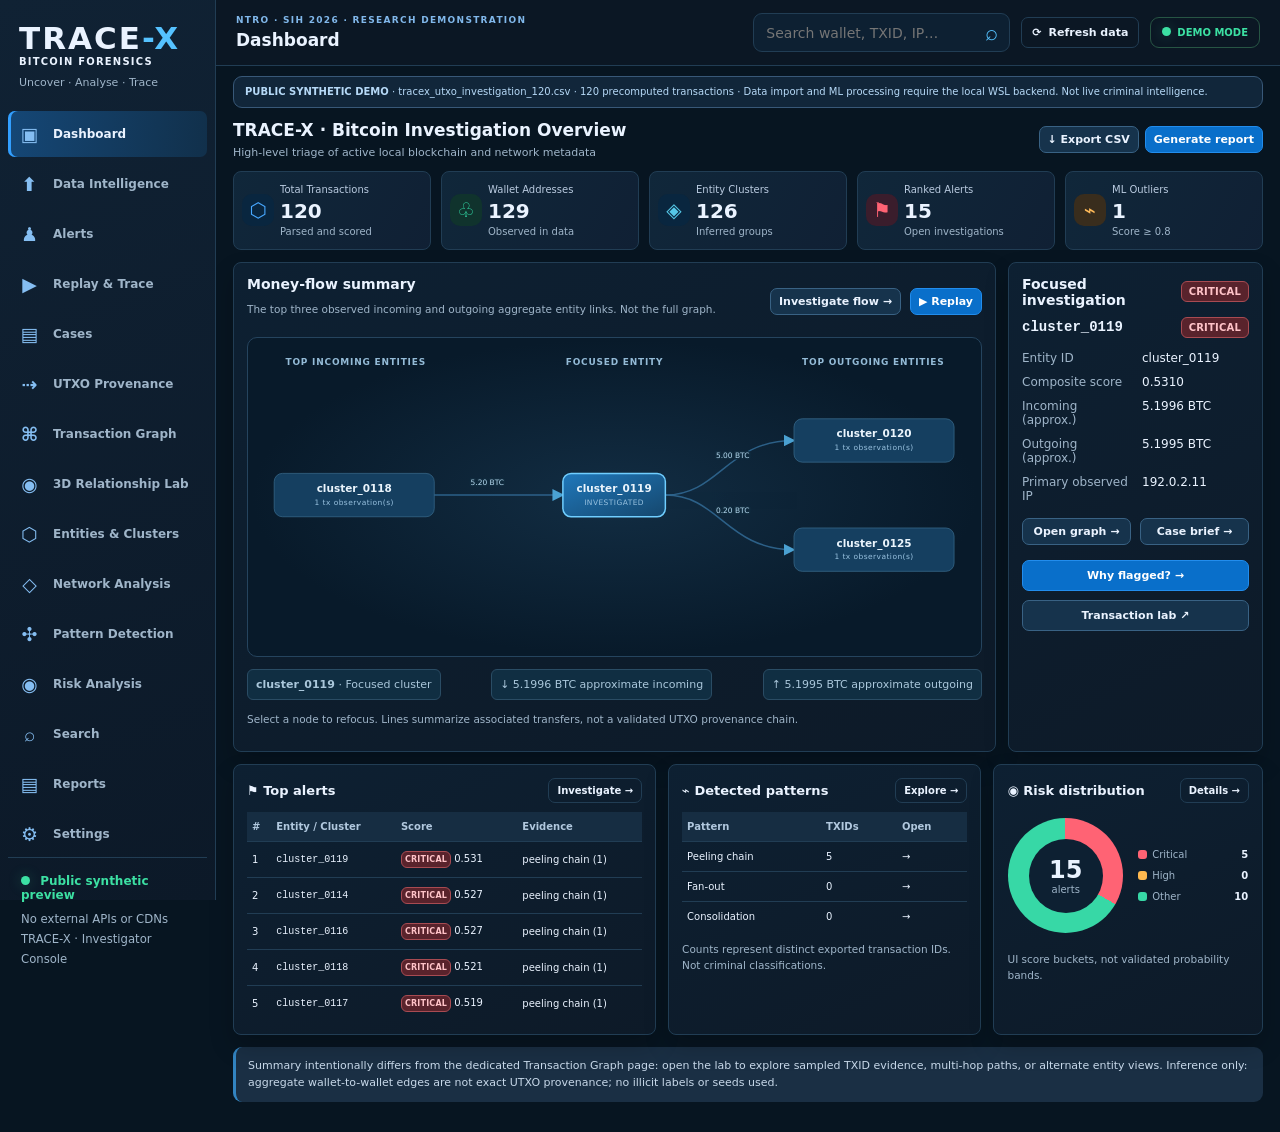
<file: netlify-demo/index.html>
<!doctype html>
<html lang="en"><head><meta charset="utf-8"><meta name="viewport" content="width=device-width,initial-scale=1"><meta name="color-scheme" content="dark light"><title>TRACE-X · Investigator Console</title><link rel="stylesheet" href="styles.css"><link rel="stylesheet" href="graph3d.css"></head>
<body>
<div class="shell">
<aside class="sidebar" aria-label="Primary navigation">
 <div class="brand"><div class="brand-name">TRACE<span>-X</span></div><div class="brand-desc">BITCOIN FORENSICS</div><div class="brand-sub">Uncover · Analyse · Trace</div></div>
 <nav id="sidebarNav"></nav>
 <div class="side-foot"><div class="status"><i></i> Public synthetic preview</div><small>No external APIs or CDNs<br>TRACE-X · Investigator Console</small></div>
</aside>
<div class="main-shell"><header class="topbar"><div class="titlewrap"><button type="button" class="mobile-menu icon-btn" id="mobileNav" aria-label="Toggle menu">☰</button><div class="eyebrow">NTRO · SIH 2026 · RESEARCH DEMONSTRATION</div><div id="pageTitle" class="page-title">Overview</div></div><div class="top-actions"><form id="globalSearch" class="global-search"><input id="globalSearchInput" aria-label="Search Bitcoin transaction, wallet, IP or entity" placeholder="Search wallet, TXID, IP…" autocomplete="off"><button type="submit" aria-label="Search">⌕</button></form><button id="refreshButton" class="btn btn-ghost" type="button" title="Reload the exported JSON">⟳ <span>Refresh data</span></button><div class="live-pill"><i></i><span>DEMO MODE</span></div></div></header><div class="banner" id="dataBanner">Loading the local TRACE-X analysis…</div><main id="app" tabindex="-1" aria-live="polite"></main></div>
</div><div id="toast" class="toast" role="status"></div><script src="app.js" defer></script><script src="v6.js" defer></script><script src="v7.js" defer></script><script src="v8.js" defer></script><script src="graph3d.js" defer></script></body></html>
</file>
<file: netlify-demo/styles.css>
:root{font-family:Inter,ui-sans-serif,system-ui,-apple-system,"Segoe UI",Roboto,sans-serif;color-scheme:dark;--bg:#09121e;--panel:#101f2f;--panel2:#14273a;--panel3:#182f45;--line:#284057;--text:#eaf3ff;--muted:#a2b7cc;--blue:#2996ff;--cyan:#51caff;--green:#3ce0a3;--red:#ff6670;--orange:#ffb34f;--shadow:0 10px 32px #0209123b}
*{box-sizing:border-box}html,body{margin:0;min-height:100%;background:var(--bg);color:var(--text)}body{font-size:14px}button,input,select{font:inherit}button{cursor:pointer}button:disabled{opacity:.45;cursor:not-allowed}a{color:var(--cyan);text-decoration:none}button:focus-visible,input:focus-visible,select:focus-visible,a:focus-visible{outline:2px solid var(--cyan);outline-offset:2px}.shell{display:flex;min-height:100vh}.sidebar{position:sticky;top:0;height:100vh;width:258px;flex:none;background:linear-gradient(160deg,#102234,#0c1928);border-right:1px solid var(--line);padding:25px 13px 18px;display:flex;flex-direction:column}.brand{padding:0 13px 25px}.brand-name{font-size:37px;font-weight:850;letter-spacing:2px}.brand-name span{color:var(--cyan)}.brand-desc{letter-spacing:1.2px;font-size:11px;font-weight:750}.brand-sub{font-size:11px;color:var(--muted);margin-top:9px}.sidebar nav{display:grid;gap:4px}.nav-link{display:flex;gap:12px;align-items:center;width:100%;border:none;border-radius:10px;padding:12px 12px;background:transparent;text-align:left;color:var(--muted);font-weight:590;transition:.18s}.nav-link:hover{color:var(--text);background:#213b50}.nav-link.active{color:var(--text);background:linear-gradient(95deg,#154776,#11304b);box-shadow:inset 3px 0 var(--blue)}.nav-icon{display:grid;place-items:center;width:23px;font-size:19px;color:#85bef2}.side-foot{margin-top:auto;padding:16px 13px 0;border-top:1px solid var(--line);color:var(--muted)}.status{color:var(--green);font-size:12px;font-weight:700;margin-bottom:8px}.status i,.live-pill i{display:inline-block;height:9px;width:9px;border-radius:50%;background:var(--green);margin-right:6px;box-shadow:0 0 14px #3ce0a345}.side-foot small{line-height:1.7}.main-shell{width:calc(100% - 258px);min-width:0}.topbar{display:flex;align-items:center;justify-content:space-between;gap:10px;padding:18px 23px;border-bottom:1px solid var(--line);background:#0b1724}.eyebrow{color:#81b8eb;font-weight:750;font-size:10px;letter-spacing:1.3px}.page-title{font-size:23px;font-weight:750;margin-top:5px}.top-actions{display:flex;align-items:center;gap:11px}.global-search{display:flex;align-items:center;background:var(--panel);border:1px solid var(--line);border-radius:9px;height:39px}.global-search input{width:220px;padding:10px 12px;color:var(--text);background:transparent;border:0;outline:0}.global-search button{background:none;border:0;color:var(--cyan);font-size:22px;padding:3px 11px}.live-pill{border:1px solid #275544;color:var(--green);border-radius:9px;padding:9px 11px;white-space:nowrap;font-size:10px;font-weight:750}.banner{margin:18px 23px 0;padding:11px 15px;border:1px solid #385878;border-radius:9px;background:#11263a;color:#b6d9f7;font-size:12px;line-height:1.55}main{padding:20px 23px 45px}.page-intro{display:flex;justify-content:space-between;align-items:flex-end;gap:15px;margin-bottom:18px}.page-intro h1{font-size:23px;margin:0 0 5px}.page-intro p{margin:0;color:var(--muted);line-height:1.5;max-width:720px}.actions{display:flex;align-items:center;gap:9px;flex-wrap:wrap}.btn{display:inline-flex;align-items:center;justify-content:center;gap:7px;border:1px solid #396284;background:#16334c;color:var(--text);border-radius:9px;padding:10px 12px;font-weight:650;font-size:12px;white-space:nowrap}.btn:hover{filter:brightness(1.2)}.btn-primary{background:#096fca;border-color:#228ded;color:white}.btn-ghost{background:transparent;border-color:var(--line)}.btn-red{background:#51242b;border-color:#853945}.btn-small{padding:6px 9px;font-size:11px}.metrics{display:grid;grid-template-columns:repeat(4,minmax(0,1fr));gap:13px;margin-bottom:15px}.metric,.panel{background:linear-gradient(155deg,var(--panel),#0d1a28);border:1px solid var(--line);border-radius:13px;box-shadow:var(--shadow)}.metric{min-height:113px;padding:17px}.metric .label{color:var(--muted);font-size:12px}.metric .num{font-size:30px;font-weight:780;line-height:1.45;letter-spacing:-1px}.metric .sub{font-size:11px;color:var(--muted)}.metric .num.red{color:var(--red)}.metric .num.green{color:var(--green)}.panel{padding:17px;min-width:0}.panel-head{display:flex;justify-content:space-between;gap:12px;align-items:center;margin-bottom:16px}.panel h2{font-size:16px;margin:0}.panel h3{font-size:14px;margin:0}.panel-note{font-size:12px;line-height:1.5;color:var(--muted)}.panel-row{display:grid;grid-template-columns:minmax(0,1.7fr) minmax(285px,.9fr);gap:15px;margin-bottom:15px}.twocol{display:grid;grid-template-columns:repeat(2,minmax(0,1fr));gap:15px}.threecol{display:grid;grid-template-columns:repeat(3,minmax(0,1fr));gap:15px}.section-gap{margin-top:15px}.table-scroll{overflow-x:auto}table{width:100%;border-collapse:collapse;text-align:left;font-size:12px}th{font-weight:650;color:#b1c8de;background:#162d42}td,th{padding:11px 10px;border-bottom:1px solid var(--line)}tr:last-child td{border-bottom:0}tr.data-row:hover{background:#182c3f;cursor:pointer}td .small{max-width:220px}.badge{display:inline-block;border:1px solid #416582;background:#19344b;padding:4px 7px;border-radius:6px;font-size:10px;font-weight:750;letter-spacing:.2px}.badge.critical{background:#59232c;color:#ffc3c8;border-color:#a84b52}.badge.high{background:#5a3924;color:#ffd29b;border-color:#a96d3f}.badge.medium{background:#4a4729;color:#fbe8a1;border-color:#878048}.badge.safe{background:#1c443f;color:#9ef5d3;border-color:#347762}.muted{color:var(--muted)}.small{font-size:11px}.mono{font-family:ui-monospace,SFMono-Regular,Consolas,monospace;word-break:break-all}.form-row{display:flex;gap:10px;flex-wrap:wrap;align-items:center}.input,.select{background:var(--panel2);border:1px solid #37536b;border-radius:8px;padding:9px 11px;color:var(--text);min-height:36px;min-width:0}.input{width:100%}.input::placeholder{color:#7692a9}.field{display:grid;gap:7px;color:var(--muted);font-size:12px;flex:1;min-width:140px}.field strong{color:var(--text)}.list-card{border:1px solid var(--line);border-radius:9px;padding:12px;margin-bottom:8px;background:#122639}.list-card:hover{background:#18334a}.list-card.active{border-color:var(--blue)}.list-card .line{display:flex;justify-content:space-between;gap:10px;align-items:center}.list-card .title{font-weight:750}.details{display:grid;grid-template-columns:130px minmax(0,1fr);gap:10px;margin:0;font-size:12px}.details dt{color:var(--muted)}.details dd{margin:0;word-break:break-word}.explain{display:grid;gap:9px}.factor .bar{height:7px;background:#213e51;border-radius:20px;overflow:hidden;margin-top:6px}.factor .bar>span{display:block;height:100%;background:linear-gradient(90deg,#1486fb,#64d8fd);border-radius:20px}.factor>div:first-child{display:flex;justify-content:space-between;font-size:12px}.chart-bars{display:flex;height:132px;align-items:end;gap:3px;border-bottom:1px solid var(--line);padding-bottom:2px}.chart-bars span{flex:1;min-width:3px;background:linear-gradient(#42bafb,#1668b4);border-radius:3px 3px 0 0}.chart-bars span:hover{background:var(--green)}.graph-layout{display:grid;grid-template-columns:minmax(0,1fr) 270px;gap:13px;align-items:start}.graph-canvas{border:1px solid #234864;background:radial-gradient(ellipse at 50% 40%,#183750 0%,#0b1d2e 72%);border-radius:11px;overflow:hidden;position:relative}.graph-canvas svg{display:block;width:100%;height:auto;min-height:340px}.graph-canvas svg .graph-node{cursor:pointer}.graph-canvas svg .graph-node:hover rect,.graph-canvas svg .graph-node:hover circle{stroke:white;stroke-width:3}.graph-help{font-size:11px;color:#8cb3cf;padding:8px 10px;border-top:1px solid #24445e}.legend{display:flex;gap:12px;flex-wrap:wrap;align-items:center;font-size:11px;color:var(--muted)}.legend b{display:inline-block;width:8px;height:8px;border-radius:50%;margin-right:4px}.graph-toolbar{display:flex;justify-content:space-between;align-items:center;gap:10px;flex-wrap:wrap;margin:8px 0 10px}.zoom-controls{display:flex;gap:5px}.zoom-controls .btn{min-width:35px}.note{padding:11px 12px;border-radius:9px;background:#1a2f44;border-left:3px solid var(--orange);color:#c7d8e9;font-size:11px;line-height:1.5}.mini-path{display:flex;gap:8px;flex-wrap:wrap;align-items:center}.path-chip{background:#20415c;border:1px solid #477a9f;border-radius:7px;padding:8px 10px;font-family:monospace}.clickable{cursor:pointer;color:var(--cyan)}.clickable:hover{text-decoration:underline}.empty{padding:30px 15px;text-align:center;color:var(--muted);background:#14283a;border:1px dashed #3d5569;border-radius:10px}.kvgrid{display:grid;grid-template-columns:repeat(2,minmax(0,1fr));gap:12px}.kv{background:#14283a;border-radius:9px;padding:13px}.kv strong{display:block;font-size:17px;margin-top:5px}.tabs{display:flex;gap:6px;margin-bottom:15px;flex-wrap:wrap}.tab{border:1px solid #34516b;background:#13283d;color:var(--muted);padding:9px 11px;border-radius:8px}.tab.active{background:#195280;color:white;border-color:#398bc3}.setting{display:flex;justify-content:space-between;gap:20px;align-items:center;padding:18px 0;border-bottom:1px solid var(--line)}.setting:last-child{border:0}.setting p{margin:5px 0 0;color:var(--muted);font-size:12px}.setting select,.setting input{width:160px}.toast{position:fixed;bottom:22px;right:24px;background:#215e80;border:1px solid #4da6d5;border-radius:10px;box-shadow:var(--shadow);padding:12px 18px;color:white;opacity:0;pointer-events:none;transition:.2s;z-index:10;max-width:350px}.toast.show{opacity:1}.mobile-menu{display:none}.icon-btn{border:0;color:var(--text);background:transparent;font-size:22px}.light{color-scheme:light;--bg:#edf3f9;--panel:#fff;--panel2:#f4f8fc;--panel3:#f1f5fa;--line:#c5d7e7;--text:#12283b;--muted:#536d80;--shadow:0 8px 28px #536d8022}.light .sidebar{background:linear-gradient(150deg,#e3f0fc,#d2e3f3)}.light .topbar{background:#fff}.light .banner{background:#e2f2fc;color:#204a69}.light .metric,.light .panel{background:#fff}.light .graph-canvas{background:#e5effa}.light .list-card,.light .kv,.light th,.light .note,.light .empty{background:#eff6fd}.light .list-card:hover{background:#e3f0fa}.light .nav-link:hover{background:#c4def2}.light .nav-link.active{background:#b9defb;color:#0b2e4d}.light .input,.light .select,.light .tab{background:#f5faff;color:var(--text)}.light .btn-ghost{color:var(--text)}.light .global-search{background:#f4f8fc}.light .global-search input{color:var(--text)}.light .factor .bar{background:#d7e4ef}
@media(max-width:1200px){.panel-row{grid-template-columns:1fr}.metrics{grid-template-columns:repeat(2,1fr)}.graph-layout{grid-template-columns:1fr}.top-actions .global-search input{width:155px}}@media(max-width:850px){.sidebar{position:fixed;left:-265px;z-index:5;transition:left .22s}.sidebar.open{left:0}.main-shell{width:100%}.mobile-menu{display:inline-block}.topbar{padding:13px}.live-pill,.eyebrow{display:none}main{padding:15px 13px 36px}.banner{margin:12px 13px 0}.top-actions .global-search{display:none}}@media(max-width:540px){.metrics,.twocol,.threecol,.kvgrid{grid-template-columns:1fr}.page-intro{display:block}.page-intro .actions{margin-top:11px}.top-actions .btn span{display:none}}

/* TRACE-X v3: screenshot-inspired initial investigation workspace */
:root{--bg:#071521;--panel:#0d2032;--panel2:#12293f;--line:#213d54;--muted:#9fb5c9;--blue:#329fff;--cyan:#55c2ff;--shadow:0 12px 25px #0003}
.sidebar{width:216px;padding:20px 8px 15px}.main-shell{width:calc(100% - 216px)}.brand{padding:0 11px 22px}.brand-name{font-size:31px}.brand-desc{font-size:10px}.nav-link{border-radius:7px;padding:12px 10px;font-size:12px}.topbar{padding:13px 20px}.page-title{font-size:17px}.eyebrow{font-size:9px}.banner{margin:10px 17px 0;padding:7px 11px;font-size:10px}main{padding:12px 17px 30px}.panel{border-radius:8px;padding:13px}.panel-head{margin-bottom:9px}.panel h2{font-size:14px}.panel-note{font-size:10.5px}.btn{padding:8px 10px;font-size:11px;border-radius:7px}.btn-small{padding:6px 8px}.hero-heading{display:flex;align-items:center;justify-content:space-between;gap:12px;margin-bottom:12px}.hero-heading h1{font-size:17px;margin:0 0 5px;line-height:1.24}.hero-heading p{color:var(--muted);font-size:11px;margin:0}.hero-actions{display:flex;gap:6px;flex:none}.hero-metrics{display:grid;grid-template-columns:repeat(5,minmax(0,1fr));gap:10px;margin-bottom:12px}.hero-metric{display:flex;align-items:center;gap:10px;text-align:left;background:linear-gradient(120deg,#10273a,#102034);border:1px solid var(--line);border-radius:8px;color:var(--text);padding:14px 10px;min-width:0}.hero-metric:hover{background:#193750;border-color:#3d85bd}.hero-metric>span:last-child{min-width:0}.hero-icon{display:grid;place-items:center;font-size:24px;flex:none;width:43px;height:43px;border-radius:10px;background:#09263f;color:#48a8ff}.hero-icon.green{color:#31d6a4;background:#10332d}.hero-icon.cyan{color:#56c8e8}.hero-icon.red{color:#ff6374;background:#3a1d2c}.hero-icon.orange{color:#ffba59;background:#392d1d}.hero-label{display:block;font-size:11px;color:#bacbe0;line-height:1.4}.hero-metric strong{display:block;font-size:24px;line-height:1.4;font-variant-numeric:tabular-nums}.hero-metric small{display:block;font-size:10px;color:var(--muted);line-height:1.3}.hero-main{display:grid;grid-template-columns:minmax(0,3fr) minmax(258px,.94fr);gap:12px;align-items:stretch}.hero-graph{min-width:0}.hero-graph>.panel-head{gap:6px}.hero-graph .panel-head .actions{gap:4px}.hero-inspector .details{grid-template-columns:110px minmax(0,1fr);gap:8px}.hero-inspector>.form-row{margin-bottom:12px}.hero-inspector .inspector-actions .btn{width:100%}.hero-inspector .panel-head{border-bottom:1px solid var(--line);padding-bottom:10px}.hero-inspector .section-gap{margin-top:11px}.hero-inspector .graph-layout{display:block}.hero-inspector .btn-small{white-space:normal}.dashboard-bottom{display:grid;grid-template-columns:1.35fr 1fr .86fr;gap:12px;margin-top:12px}.dashboard-bottom .panel{min-width:0}.mini-table{font-size:10px}.mini-table th,.mini-table td{padding:9px 5px}.mini-table td .badge{font-size:8px;padding:3px}.dashboard-bottom .panel-head h2{font-size:13px}.dashboard-bottom .panel-head button{font-size:10px}.risk-mini{display:flex;gap:15px;align-items:center;justify-content:center;padding:6px 0 8px}.donut{width:115px;height:115px;border-radius:50%;display:grid;place-items:center;flex:none}.donut span{background:var(--panel);width:74px;height:74px;display:flex;flex-direction:column;align-items:center;justify-content:center;border-radius:50%}.donut b{font-size:24px}.donut small{color:var(--muted);font-size:10px}.risk-keys{display:grid;gap:10px;min-width:110px}.risk-keys div{display:flex;gap:5px;align-items:center;font-size:10px;color:var(--muted)}.risk-keys i{display:inline-block;width:9px;height:9px;border-radius:3px}.risk-keys b{color:var(--text);margin-left:auto}.hero-footnote{margin-top:12px;border-left-color:#3284c1}.layered-canvas{background:#091a29;overflow:auto}.layered-canvas svg{min-width:650px;min-height:400px}.layered-canvas:fullscreen{background:#081522;display:grid;place-items:center;padding:15px}.layered-canvas:fullscreen svg{width:100%;height:calc(100vh - 55px);max-height:none}.graph-node{outline:none}.graph-node:focus-visible circle{stroke:#fff;stroke-width:4}.light .hero-metric{background:#fff;color:#12283b}.light .donut span{background:white}.light .layered-canvas{background:#d8e7f5}.light .hero-icon{background:#e8f1fa}
@media(max-width:1320px){.hero-main{grid-template-columns:minmax(0,2fr) minmax(235px,1fr)}.hero-metric{gap:6px;padding:11px 8px}.hero-icon{width:32px;height:32px;font-size:20px}.hero-metric strong{font-size:20px}.hero-label{font-size:10px}}
@media(max-width:1100px){.hero-metrics{grid-template-columns:repeat(3,minmax(0,1fr))}.dashboard-bottom{grid-template-columns:repeat(2,minmax(0,1fr))}.dashboard-bottom .panel:last-child{grid-column:span 2}.hero-main{grid-template-columns:minmax(0,1.6fr) minmax(220px,1fr)}}
@media(max-width:850px){.main-shell{width:100%}.hero-main{grid-template-columns:1fr}.hero-inspector .details{grid-template-columns:130px minmax(0,1fr)}.hero-heading{display:block}.hero-actions{margin-top:9px}}
@media(max-width:540px){.hero-metrics{grid-template-columns:repeat(2,minmax(0,1fr))}.hero-metric strong{font-size:19px}.dashboard-bottom{grid-template-columns:1fr}.dashboard-bottom .panel:last-child{grid-column:auto}.hero-heading h1{font-size:15px}.risk-mini{justify-content:flex-start}}

/* TRACE-X v4: comprehensible overview and evidence-first case investigations */
.v4-overview-grid{display:grid;grid-template-columns:minmax(0,3.2fr) minmax(255px,1fr);gap:12px;align-items:stretch}
.v4-overview-main,.v4-overview-aside{min-width:0}
.overview-canvas{border:1px solid #25445e;border-radius:10px;background:radial-gradient(ellipse at 50% 50%,#122d43,#081a2a 70%);overflow-x:auto;overflow-y:hidden}
.overview-svg{display:block;width:100%;min-width:630px;aspect-ratio:980 / 425;height:auto}
.overview-heading{text-anchor:middle;fill:#94bbd7;font-size:12px;font-weight:700;letter-spacing:1.05px}
.overview-edge{fill:none;stroke:#326b96;stroke-width:2;opacity:.85;stroke-linecap:round}
.overview-node{cursor:pointer}.overview-node:hover rect,.overview-node:focus-visible rect{stroke:#d0e9ff;stroke-width:2.4}
.overview-node-name{text-anchor:middle;fill:#eaf4fc;font-size:14px;font-weight:700}.overview-node-detail{text-anchor:middle;fill:#98c1df;font-size:10px;letter-spacing:.6px}
.overview-amount{fill:#b7dbf1;font-size:10px;text-anchor:middle;paint-order:stroke;stroke:#102b3e;stroke-width:4}
.flow-readout{display:flex;align-items:center;justify-content:space-between;gap:7px;flex-wrap:wrap;margin:12px 0;color:#aac7db;font-size:11px}.flow-readout span{border:1px solid #2a4c64;border-radius:6px;background:#102e42;padding:8px}
.v4-overview-aside>.actions .btn{flex:1}.v4-overview-aside .details{grid-template-columns:110px minmax(0,1fr)}
.severity-tabs{display:flex;gap:7px;flex-wrap:wrap;margin-bottom:14px}.severity-tab{padding:10px 12px;border-radius:9px;background:#112b40;color:#a8c5de;border:1px solid #31506b;cursor:pointer;font-size:11px;font-weight:700}.severity-tab b{display:inline-grid;place-items:center;background:#243d54;color:#e9f3fc;border-radius:6px;padding:3px 6px;margin-left:4px}.severity-tab.active{background:#144a73;border-color:#329ef4;color:white}.severity-tab:hover{filter:brightness(1.15)}
.case-workspace{display:grid;grid-template-columns:300px minmax(0,1fr);gap:12px;align-items:start}.case-workspace .panel{min-width:0}.case-queue{position:sticky;top:14px;max-height:calc(100vh - 35px);overflow-y:auto}.case-queue .input{width:100%;margin:10px 0 12px}.case-main{display:grid;gap:12px;min-width:0}
.alert-case{display:block;width:100%;background:#102a3e;border:1px solid #2b4960;border-radius:9px;padding:11px;text-align:left;color:var(--text);margin-bottom:7px;cursor:pointer}.alert-case:hover{background:#183951;border-color:#5183a9}.alert-case.active{border-color:#53aff9;background:#183e5a;box-shadow:inset 3px 0 #48abff}.alert-case .line{margin:0 0 6px}.alert-case .line strong{font-size:20px;letter-spacing:-.5px}.alert-case .line .small{color:#a1bed1;font-size:10px}.alert-case p{margin:7px 0 0;font-size:10px;color:#98b7ce}.alert-case .badge{font-size:9px}
.case-heading{display:flex;justify-content:space-between;align-items:start;gap:10px;padding:18px;background:linear-gradient(115deg,#112b43,#102033);border:1px solid #2d4e68;border-radius:11px;flex-wrap:wrap}.case-heading h2{font-size:21px;margin:6px 0}.case-heading p{color:var(--muted);font-size:11px;margin:0}.case-eyebrow{color:#70baf2;font-size:10px;font-weight:750;letter-spacing:1px}
.case-columns{display:grid;grid-template-columns:minmax(0,1.2fr) minmax(0,.8fr);gap:12px}.case-block{background:linear-gradient(145deg,#0d2437,#0d1c2a);border:1px solid #2b485d;border-radius:11px;padding:16px;min-width:0}.case-block h3{font-size:14px;margin:0 0 11px}.case-why{padding:14px;background:linear-gradient(100deg,#242b40,#14283c);border:1px solid #624850;border-left:3px solid #ff7280;border-radius:8px;margin-bottom:14px}.case-why h3{margin:7px 0}.case-why p{font-size:11px;line-height:1.65;color:#c7d7e5}.case-flags{display:flex;flex-wrap:wrap;gap:5px;margin-top:9px}.case-flags span{font-size:10px;border:1px solid #3c5872;padding:5px 7px;border-radius:6px;color:#bad5e8}
.case-score-head{display:flex;align-items:center;justify-content:space-between;gap:10px;border-bottom:1px solid #29455a;padding-bottom:14px;margin-bottom:12px}.case-score-head small{display:block;color:#9cbad0;font-size:9px;letter-spacing:.8px;font-weight:700}.case-score-head strong{display:block;font-size:32px;font-variant-numeric:tabular-nums;letter-spacing:-.9px}.case-score-head strong span{font-size:13px;color:#93adc1}.case-score-head p{font-size:10px;margin:2px 0}.case-rank{background:#182e44;border:1px solid #335876;padding:11px;border-radius:9px;text-align:center;font-size:22px;font-weight:800}.case-rank small{margin-top:3px;font-size:8px}.case-factor{margin:0 0 15px}.case-factor .line b,.case-factor .line strong{font-size:11px}.case-factor .line strong{color:#a1daff}.case-factor-track{height:8px;background:#1a354a;border-radius:10px;margin:8px 0;overflow:hidden}.case-factor-track span{height:100%;display:block;background:linear-gradient(90deg,#267dc4,#6ec8ff);border-radius:10px}.case-factor p{color:#9fb7cd;font-size:10px;line-height:1.55;margin:0}
.case-txid{display:flex;align-items:center;gap:6px;flex-wrap:wrap;padding:9px 0;border-bottom:1px solid #29445a}.case-txid .mono{font-size:11px;margin-right:auto}.case-txid .badge{font-size:8px}.case-detail-row{display:flex;gap:12px;justify-content:space-between;border-bottom:1px solid #2d4558;padding:9px 0;font-size:11px}.case-detail-row>span:first-child{color:#95b3c9}.case-detail-row>span:last-child{overflow-wrap:anywhere;text-align:right;max-width:75%}
.case-evidence .line{gap:8px;align-items:center}.case-evidence .line>div{min-width:0}.case-evidence .line .btn{flex:none}.case-viewport{border:1px solid #294a62;background:#091929;border-radius:10px;overflow-x:auto;overflow-y:hidden;margin:13px 0 8px}.case-svg{display:block;width:100%;min-width:650px;height:auto}.case-axis{font-size:10px;font-weight:750;letter-spacing:.7px;text-anchor:middle;fill:#8eafc9}.case-row{cursor:pointer}.case-row-bg{fill:#10263b;stroke:#29435b}.case-row:nth-of-type(odd) .case-row-bg{fill:#102b40}.case-row:hover .case-row-bg,.case-row.selected .case-row-bg{stroke:#4dbaff;stroke-width:1.8}.case-wallet{fill:#124366;stroke:#3379a5}.case-tx{fill:#234260;stroke:#5185aa}.case-tx.pattern-match{fill:#673c40;stroke:#e7787c}.case-node-label{font-size:11px;fill:#eff7ff;text-anchor:middle;font-weight:700}.case-node-small{font-size:8px;fill:#a9bfd4;text-anchor:middle}.case-link{stroke:#5a9ece;stroke-width:1.8;fill:none}.case-link-label{fill:#b7d9f1;font-size:9px;text-anchor:middle}.evidence-event{padding:11px 13px;border:1px solid #2f5068;border-radius:8px;background:#11283b}.evidence-event>.line{margin-bottom:6px}
.lab-panel{padding:14px}.lab-controls{display:flex;align-items:flex-end;gap:15px;justify-content:space-between;flex-wrap:wrap}.lab-controls .field{min-width:205px}.lab-tabs{display:flex;gap:6px;flex-wrap:wrap}.lab-explainer{background:#112f45;border-left:3px solid #4eaff0;color:#b9d6e9;padding:10px 12px;border-radius:5px;font-size:11px;margin:13px 0}.lab-grid{display:grid;grid-template-columns:minmax(0,1fr) minmax(235px,270px);gap:11px;align-items:start}.lab-stage{min-width:0;overflow:hidden}.lab-side{box-shadow:none;background:#10263b}.lab-side .case-score-head strong{font-size:24px}.lab-side .case-score-head{display:block}.lab-side .case-rank{display:none}.lab-side .case-factor p{font-size:9px}.lab-side .details{grid-template-columns:100px minmax(0,1fr)}
.light .case-block,.light .case-heading,.light .case-queue,.light .lab-side{background:#fff}.light .case-why,.light .case-txid,.light .severity-tab,.light .alert-case,.light .case-detail-row,.light .evidence-event,.light .lab-explainer{color:#193b55}.light .alert-case{background:#edf6fd}.light .alert-case.active{background:#cbeaff}.light .case-why{background:#fceef1}.light .case-why p,.light .case-factor p,.light .case-heading p,.light .case-score-head small{color:#45647e}.light .case-why h3,.light .case-score-head strong{color:#17344c}
@media(max-width:1270px){.v4-overview-grid{grid-template-columns:minmax(0,2fr) minmax(230px,1fr)}.case-workspace{grid-template-columns:245px minmax(0,1fr)}.case-columns{grid-template-columns:1fr}.lab-grid{grid-template-columns:minmax(0,1fr) 225px}}
@media(max-width:1030px){.v4-overview-grid,.lab-grid{grid-template-columns:1fr}.case-workspace{grid-template-columns:1fr}.case-queue{position:static;max-height:none}.case-queue .alert-case{display:inline-block;width:min(100%,270px);margin-right:6px;vertical-align:top}.case-columns{grid-template-columns:repeat(2,minmax(0,1fr))}}
@media(max-width:750px){.case-columns{grid-template-columns:1fr}.case-queue .alert-case{width:100%}.overview-svg{min-width:630px}.case-heading{padding:12px}.case-score-head strong{font-size:26px}.lab-controls{display:block}.lab-tabs{margin-top:10px}}

/* TRACE-X v5: discrete timeline replay and evidence-backed inferred route */
.v5-summary-strip{display:grid;grid-template-columns:repeat(4,minmax(0,1fr));gap:10px;margin:14px 0}
.v5-summary-strip>div{background:linear-gradient(130deg,#12334a,#0a1e31);border:1px solid #2a4e69;border-radius:11px;padding:14px;min-width:0}
.v5-summary-strip small{font-size:10px;display:block;color:#8eafc8;letter-spacing:.7px;margin-bottom:8px}
.v5-summary-strip strong{font-size:20px;display:block;color:#e7f5ff;overflow-wrap:anywhere}
.v5-page-entity{display:flex;gap:12px;align-items:end;justify-content:space-between;flex-wrap:wrap}
.v5-page-entity .field{min-width:min(100%,310px)}
.v5-replay-shell{display:flex;flex-direction:column;gap:12px;margin:14px 0 18px}
.v5-topline{display:flex;gap:10px;justify-content:space-between;align-items:start;flex-wrap:wrap}
.v5-topline h2{font-size:20px;margin:4px 0}.v5-topline p{font-size:12px;color:var(--muted)}
.v5-topline .btn[aria-pressed=true]{background:#124e7d;border-color:#74c5ff}
.v5-controls{display:flex;gap:7px;align-items:center;flex-wrap:wrap;background:#102a3f;border:1px solid #31536d;border-radius:10px;padding:10px}
.v5-controls .btn{min-width:40px}.v5-controls label{color:var(--muted);font-size:12px;margin-left:7px;display:flex;align-items:center;gap:6px}
.v5-controls .select{min-width:65px}.v5-progress-text{font-variant-numeric:tabular-nums;font-size:12px;font-weight:700;color:#cbe9ff;margin-left:auto}
.v5-scrub{width:100%;accent-color:#45afff;cursor:pointer;min-height:20px;margin:0}
.v5-timeline{display:flex;gap:8px;overflow-x:auto;overscroll-behavior-x:contain;scrollbar-color:#386184 #10263c;padding:3px 0 10px}
.v5-tick{min-width:148px;max-width:148px;min-height:89px;padding:10px;text-align:left;display:flex;flex-direction:column;gap:4px;background:#0f2538;color:#dbeeff;border:1px solid #2a4962;border-radius:9px;cursor:pointer}
.v5-tick:hover{background:#1b3852}.v5-tick.selected{border-color:#62beff;background:#144366;box-shadow:inset 0 0 0 1px #3a9de1}
.v5-tick .v5-seq{color:#6fbaff;font-size:10px;font-weight:800;letter-spacing:1px}.v5-tick .mono{font-size:11px}.v5-tick small{color:#9fb5ca;font-size:10px}.v5-tick b{font-size:8px;color:#ffb4bd;letter-spacing:.65px}
.v5-focus-layout{display:grid;grid-template-columns:minmax(0,2fr) minmax(245px,1fr);gap:12px;align-items:start}
.v5-main-event,.v5-event-side{min-width:0}.v5-section-head{display:flex;justify-content:space-between;align-items:start;flex-wrap:wrap;gap:7px;margin-bottom:8px}.v5-section-head h3{margin:0}.v5-time{font-size:11px;color:#a4c9e5}
.v5-svg-scroll{width:100%;overflow-x:auto;background:#081a29;border:1px solid #2b4761;border-radius:9px}
.v5-event-svg{display:block;width:100%;min-width:570px;height:auto}
.v5-svg-title{fill:#a5cce8;text-anchor:middle;font:700 12px system-ui,sans-serif;letter-spacing:.6px}
.v5-svg-label{fill:#eaf7ff;text-anchor:middle;font:600 11px ui-monospace,monospace}
.v5-svg-caption{fill:#acd5f1;text-anchor:middle;font:11px system-ui,sans-serif}
.v5-event-top{display:flex;justify-content:space-between;align-items:center;gap:9px;margin-bottom:11px;flex-wrap:wrap}
.v5-event-top h3{font-size:17px;margin:3px 0;overflow-wrap:anywhere}
.v5-field{display:flex;justify-content:space-between;gap:13px;align-items:baseline;padding:9px 0;border-bottom:1px solid #2c4861;font-size:11px}
.v5-field>span{color:#98b4cb}.v5-field>strong{text-align:right;font-weight:650;overflow-wrap:anywhere;max-width:70%}
.v5-rows{border:1px solid #315069;border-radius:8px;padding:10px;margin-top:12px;font-size:11px}.v5-rows summary{cursor:pointer;color:#9edaff}
.v5-rows p{font-size:10px;line-height:1.6;overflow-wrap:anywhere}
.v5-unavailable{border:1px dashed #aa6672;color:#ffc8ce;background:#2e1c29;border-radius:10px;padding:20px;line-height:1.65}
.v5-trace-panel{margin-bottom:20px}.v5-trace-controls{display:flex;align-items:end;gap:12px;flex-wrap:wrap;margin-bottom:15px}.v5-trace-controls .field{min-width:min(100%,270px);flex:1}
.v5-path-rail{display:flex;gap:7px;align-items:center;flex-wrap:wrap;margin:14px 0}
.v5-path-node{background:#124264;border:1px solid #37658a;border-radius:6px;padding:9px;color:#d8f1ff;font-size:11px;overflow-wrap:anywhere}
.v5-path-arrow{color:#69c0ff;font-weight:800}
.v5-hop-grid{display:grid;grid-template-columns:repeat(2,minmax(0,1fr));gap:10px;margin-bottom:12px}
.v5-hop{background:#102b42;border:1px solid #32526c;border-radius:9px;padding:13px;min-width:0}
.v5-hop-head{display:flex;flex-direction:column;gap:5px;color:#e8f4ff;border-bottom:1px solid #32526c;padding-bottom:9px}
.v5-hop-head span{font-size:10px;color:#70bafb;letter-spacing:.8px}.v5-hop-head b{font-size:11px;overflow-wrap:anywhere}
.v5-hop-samples{padding-top:12px}.v5-hop-samples>b{font-size:10px;color:#b1cee6;display:block;margin-bottom:8px}
.v5-hop-sample{display:flex;align-items:center;justify-content:space-between;flex-wrap:wrap;gap:7px;margin:5px 0;font-size:10px;color:#9fc2dd}
.v5-hop-sample button{font-family:ui-monospace,monospace}.lab-stage .v5-focus-layout{grid-template-columns:minmax(0,1fr)}
.light .v5-summary-strip>div,.light .v5-controls,.light .v5-hop,.light .v5-tick,.light .v5-main-event,.light .v5-event-side{background:#f3f7fa;color:#183149}.light .v5-tick.selected{background:#cbeaff}.light .v5-tick .mono,.light .v5-event-top h3,.light .v5-hop-head b,.light .v5-summary-strip strong{color:#12304d}
@media(max-width:1200px){.v5-focus-layout{grid-template-columns:1fr}.v5-summary-strip{grid-template-columns:repeat(2,minmax(0,1fr))}.v5-hop-grid{grid-template-columns:1fr}}
@media(max-width:680px){.v5-progress-text{width:100%;text-align:right}.v5-tick{min-width:130px;max-width:130px}.v5-topline h2{font-size:17px}.v5-summary-strip strong{font-size:16px}}
/* TRACE-X v6 — cases and explicit UTXO spend analysis */
.v6-case-layout,.v6-prov-layout{display:grid;grid-template-columns:minmax(240px,0.78fr) minmax(0,1.5fr);gap:14px;align-items:start}
.v6-case-list,.v6-txlist{display:flex;flex-direction:column;gap:8px;margin-top:13px;max-height:570px;overflow:auto}
.v6-case-card,.v6-txrow{cursor:pointer;text-align:left;background:#112c42;border:1px solid #31516d;color:#e5f5ff;padding:13px;border-radius:10px;display:flex;flex-direction:column;gap:7px;width:100%;font:inherit}
.v6-case-card .line{display:flex;justify-content:space-between;gap:10px}.v6-case-card small,.v6-txrow small{color:#9eb6c9}
.v6-case-card.selected,.v6-txrow.selected{border-color:#52c1ff;background:#1a4567;box-shadow:0 0 0 1px #4ea5d0 inset}
.v6-case-detail{min-width:0}.v6-field{display:flex;flex-direction:column;gap:8px;margin:14px 0}
.v6-notes{display:block;width:100%;min-height:140px;padding:12px;background:#0e1f31;color:#f4faff;border:1px solid #3b5e7c;border-radius:9px;font:inherit;resize:vertical}
.v6-statgrid,.v6-provenance-kpis{display:grid;grid-template-columns:repeat(3,minmax(0,1fr));gap:10px;margin:12px 0}
.v6-provenance-kpis{grid-template-columns:repeat(4,minmax(0,1fr))}.v6-statgrid>div{border:1px solid #355775;border-radius:10px;background:#11283d;padding:12px}
.v6-statgrid small{display:block;color:#9eb8cf;font-size:10px}.v6-statgrid strong{display:block;font-size:23px;padding-top:7px}
.v6-sample{padding:9px;margin:6px 0;background:#132c42;border-radius:7px;overflow-wrap:anywhere}
.v6-callout{border-left:4px solid #52b6f4;background:#18364a;padding:13px;margin:13px 0;border-radius:6px;line-height:1.6}.v6-callout.warning{border-color:#ffc16b;background:#493528;color:#ffe2b4}
.v6-hash{overflow-wrap:anywhere;color:#a6cce8;font-size:11px}.v6-prov-main{min-width:0}.v6-spend-svg{width:100%;min-width:770px;display:block}.v6-svg-wrap{overflow:auto;background:#0d1e30;border:1px solid #35516a;border-radius:10px;margin:15px 0;padding:7px}.v6-svg-node{cursor:pointer}.v6-svg-node:hover rect{stroke:#fff;stroke-width:2}
@media(max-width:920px){.v6-case-layout,.v6-prov-layout{grid-template-columns:1fr}.v6-provenance-kpis{grid-template-columns:repeat(2,minmax(0,1fr))}}
@media(max-width:530px){.v6-statgrid{grid-template-columns:repeat(2,minmax(0,1fr))}.v6-provenance-kpis{grid-template-columns:repeat(2,minmax(0,1fr))}}

.v6-spend-svg text{fill:#c9dcee;font-family:Inter,system-ui,sans-serif}
/* TRACE-X v7 — dataset manager */
.v7-grid{display:grid;grid-template-columns:minmax(0,1.25fr) minmax(0,1fr);gap:14px;align-items:start}
.v7-grid .panel{min-width:0}.v7-grid .input[type=file]{padding:13px;height:auto;width:100%}
.v7-progress{background:rgba(31,132,214,.14);padding:13px;border:1px solid #27557c;border-radius:9px;margin-top:15px}
.v7-pulse{height:5px;border-radius:9px;background:linear-gradient(90deg,#2273a8,#5bd1f3,#2273a8);background-size:200% 100%;animation:v7move 1.2s linear infinite;margin:10px 0}
@keyframes v7move{to{background-position:200% 0}}
.v7-grid .case-detail-row span:last-child{overflow-wrap:anywhere;max-width:64%;text-align:right}
@media(max-width:940px){.v7-grid{grid-template-columns:1fr}}
/* TRACE-X v8 explicit spend investigation */
.v8-banner{padding:9px 12px;border:1px solid #33648b;background:#112b45;border-radius:8px;font-size:11px;color:#b8dbf5;overflow-wrap:anywhere}
.v8-kpis{display:grid;grid-template-columns:repeat(5,minmax(0,1fr));gap:10px;margin:13px 0}
.v8-kpis .kpi,.v8-kpis .metric-card{min-width:0}
.v8-layout{display:grid;grid-template-columns:minmax(0,1.8fr) minmax(260px,0.75fr);gap:13px;align-items:start}
.v8-main,.v8-detail{min-width:0}.v8-detail .panel-head{align-items:start}.v8-long{display:block;color:#72c9ff;font-size:12px;overflow-wrap:anywhere;max-width:290px;margin-top:7px}
.v8-toolbar{display:flex;align-items:center;gap:14px;flex-wrap:wrap;margin:8px 0 12px;font-size:11px;color:#a6c6e0}
.v8-toolbar label{display:flex;gap:7px;align-items:center}.v8-toolbar select{padding:6px}
.v8-graphwrap{width:100%;overflow:auto;background:radial-gradient(circle at 50% 48%,#173a53,#091725 75%);border:1px solid #315a75;border-radius:11px;scrollbar-color:#5687ae #10273b}
.v8-svg{display:block;width:100%;min-width:760px;height:auto;min-height:300px}.v8-node{cursor:pointer}.v8-node:hover rect,.v8-node:focus rect{stroke:#fff;stroke-width:3}
.v8-legend{display:flex;flex-wrap:wrap;gap:10px;padding:12px 0;font-size:10px;color:#acd0e9}
.v8-detail h3{margin:17px 0 9px;font-size:12px}.v8-edge{border:1px solid #315975;background:#112b42;color:#cce9ff;border-radius:7px;padding:9px;width:100%;text-align:left;display:flex;flex-wrap:wrap;gap:5px;justify-content:space-between;cursor:pointer;margin:5px 0;font-size:11px}.v8-edge:hover{border-color:#63c4ff;background:#1a405e}.v8-edge b{color:#7bcfff}
.v8-finding{padding:10px;border-left:3px solid #ffbf63;background:#353025;border-radius:6px;margin-top:10px;font-size:11px;line-height:1.5}.v8-finding.warning{border-color:#ff6c7c;background:#42252d}.v8-finding p{margin:5px 0;color:#f6d2cc}.v8-finding small{color:#bdd5e7}
.v8-txpanel{margin-top:12px}.v8-txgrid{display:grid;grid-template-columns:repeat(3,minmax(0,1fr));gap:7px;max-height:320px;overflow:auto;margin-top:10px}.v8-txgrid .v6-txrow{margin:0;min-width:0}
.v8-reviewcols{display:grid;grid-template-columns:repeat(2,minmax(0,1fr));gap:12px;margin-top:12px}.v8-reviewcols .panel{min-width:0}
.v8-findingbtn{cursor:pointer;display:flex;flex-direction:column;text-align:left;gap:6px;border:1px solid #935667;background:#321e2b;border-radius:8px;padding:11px;margin:8px 0;width:100%;color:#f6d8df;font:inherit;font-size:11px}.v8-findingbtn b{text-transform:capitalize}.v8-findingbtn small{overflow-wrap:anywhere;line-height:1.4}.v8-findingbtn span{color:#95d2ff;font-weight:700}.v8-findingbtn:hover{border-color:#ff8295}
.v8-signallist{padding:12px;margin:8px 0;border:1px solid #77592d;background:#31291f;border-radius:8px;font-size:11px;color:#ffe0b0}.v8-signallist p{color:#dcc8a1;line-height:1.6}.v8-signallist .btn{margin:3px 3px 2px 0}
.v8-empty{border:1px dashed #476781;background:#102639;color:#a5c7df;padding:24px;border-radius:9px;line-height:1.6}
.light .v8-main,.light .v8-detail{color:#153049}
@media(max-width:1260px){.v8-kpis{grid-template-columns:repeat(3,minmax(0,1fr))}.v8-layout{grid-template-columns:minmax(0,1fr)}}
@media(max-width:680px){.v8-kpis{grid-template-columns:repeat(2,minmax(0,1fr))}.v8-reviewcols{grid-template-columns:minmax(0,1fr)}.v8-txgrid{grid-template-columns:minmax(0,1fr)}}
</file>
<file: netlify-demo/graph3d.css>
/* TRACE-X 3D Relationship Lab: self-contained offline scene */
.t3-root{--t3-border:#29415b;color:#d9ebf8;min-width:0}.t3-head{display:flex;align-items:center;justify-content:space-between;gap:20px;margin-bottom:20px}.t3-head h1{font-size:clamp(24px,2.5vw,35px);margin:8px 0 4px;letter-spacing:-.04em}.t3-head p{color:#8eaac4;font-size:13px;margin:0}.t3-overline{font:700 11px ui-monospace,monospace;letter-spacing:2px;color:#54bef8}.t3-live{font:700 10px ui-monospace,monospace;color:#8ce7bd;letter-spacing:1px;vertical-align:middle;border:1px solid #1b755b;border-radius:20px;padding:5px 10px;white-space:nowrap}.t3-head-actions,.t3-triple,.t3-side-actions{display:flex;gap:8px;flex-wrap:wrap}.t3-stats{display:grid;grid-template-columns:repeat(4,minmax(0,1fr));gap:12px;margin-bottom:14px}.t3-stats>div{padding:14px 17px;border-radius:13px;background:linear-gradient(140deg,#142e4a,#102338);border:1px solid #29445f;display:flex;flex-direction:column;gap:8px;min-width:0}.t3-stats small{font-size:10px;font-weight:700;letter-spacing:1.25px;color:#83a8c5}.t3-stats strong{font:700 19px ui-monospace,monospace;color:#e8f7ff;overflow:hidden;text-overflow:ellipsis;white-space:nowrap}.t3-work{display:grid;grid-template-columns:minmax(0,1fr) minmax(285px,310px);gap:13px}.t3-main,.t3-side{min-width:0;border:1px solid var(--t3-border);border-radius:16px;background:#0e2034;overflow:hidden}.t3-controls{display:flex;align-items:end;flex-wrap:wrap;gap:9px;padding:15px;background:#10273d;border-bottom:1px solid var(--t3-border)}.t3-controls label{font:700 10px ui-monospace,monospace;letter-spacing:1px;color:#81a7c4;display:flex;flex-direction:column;gap:7px}.t3-controls label.t3-grow{flex:1;min-width:150px}.t3-controls input,.t3-controls select,.t3-side input[type=text]{width:100%;box-sizing:border-box;min-height:37px;border:1px solid #345475;background:#0b1b2c;border-radius:8px;padding:8px 10px;color:#d9f0ff;font:12px ui-monospace,monospace;outline:0}.t3-controls input:focus,.t3-side input:focus{border-color:#5acefc;box-shadow:0 0 0 2px #26658366}.t3-controls select{min-width:115px;cursor:pointer}.t3-button{background:linear-gradient(135deg,#1685d2,#1264ac);border:1px solid #34a4f6;color:#fff;padding:9px 13px;border-radius:8px;font-size:12px;font-weight:700;cursor:pointer;white-space:nowrap}.t3-button:hover{filter:brightness(1.15)}.t3-viewport{height:clamp(480px,66vh,770px);position:relative;overflow:hidden;background:#09182a;touch-action:none}.t3-viewport canvas{display:block;width:100%;height:100%;cursor:grab;touch-action:none;position:relative;z-index:2}.t3-grid{pointer-events:none;position:absolute;inset:0;background-image:linear-gradient(#2f608122 1px,transparent 1px),linear-gradient(90deg,#2f608122 1px,transparent 1px);background-size:55px 55px;mask-image:linear-gradient(180deg,transparent,#000);z-index:1}.t3-topmark,.t3-legend,.t3-hint{position:absolute;z-index:3;pointer-events:none}.t3-topmark{top:16px;left:18px;color:#79abca;font:700 10px ui-monospace,monospace;letter-spacing:1.2px;text-shadow:0 2px 7px #000}.t3-topmark span{font-weight:400;color:#7196b7}.t3-legend{top:16px;right:15px;display:grid;gap:7px;background:#08192ad9;border:1px solid #275071;border-radius:10px;padding:10px 12px;font:11px ui-monospace,monospace;color:#bed6ed}.t3-legend span{display:flex;align-items:center;gap:8px}.t3-legend i{width:8px;height:8px;display:inline-block;border-radius:50%;box-shadow:0 0 8px currentColor}.t3-hint{bottom:15px;left:15px;font:700 10px ui-monospace,monospace;letter-spacing:1px;color:#92b1ce;background:#0b1d30c5;padding:7px 10px;border-radius:5px;max-width:75%}.t3-tooltip{position:absolute;z-index:6;border:1px solid #59c6e7;background:#0c263d;color:#e6f9ff;border-radius:6px;padding:6px 9px;pointer-events:none;font:11px ui-monospace,monospace;box-shadow:0 8px 25px #0008}.t3-bottom{display:flex;align-items:center;gap:11px;flex-wrap:wrap;padding:12px 14px;background:#10273d;border-top:1px solid var(--t3-border)}.t3-bottom label{font:700 10px ui-monospace,monospace;color:#93b9d5;flex:1;min-width:160px}.t3-bottom input{display:block;width:100%;accent-color:#45b9ff;margin-top:9px}.t3-bottom output{font-size:11px;color:#b9d7ef;max-width:170px}.t3-caveat{padding:11px 15px;background:#11283b;color:#8caec8;line-height:1.5;font-size:11px;border-top:1px solid var(--t3-border)}.t3-side{padding:16px}.t3-side-heading{font:800 11px ui-monospace,monospace;color:#6dc9ff;letter-spacing:1.4px;margin-bottom:15px}.t3-check{display:block;font-size:12px;margin:13px 0;color:#c7d9ea}.t3-check input{accent-color:#52c4fb;margin-right:8px}.t3-side-label{display:block;font:700 10px ui-monospace,monospace;color:#8dabbd;letter-spacing:1.2px;margin:16px 0 7px}.t3-triple button{flex:1;min-width:60px;padding:7px 5px;font-size:11px}.t3-section{border-top:1px solid #305271;padding:20px 0;margin-top:18px}.t3-selected-name{font:700 13px ui-monospace,monospace;color:#e8f6ff;overflow-wrap:anywhere;margin-bottom:10px}.t3-pill{display:inline-block;font-size:10px;color:#85daba;background:#145143;border:1px solid #26735b;padding:6px 9px;border-radius:20px;margin-bottom:12px}.t3-kv{display:flex;gap:10px;justify-content:space-between;align-items:flex-start;margin:9px 0;font-size:11px}.t3-kv span{color:#98b2c7}.t3-kv b{color:#e6f6ff;text-align:right;max-width:58%;overflow-wrap:anywhere}.t3-mono-evidence{font-size:11px;line-height:1.6;color:#81abc8;border-top:1px solid #1b3852;padding-top:13px;margin-top:15px;overflow-wrap:anywhere}.t3-mono-evidence span{font-family:ui-monospace,monospace;color:#d4e6f5}.t3-side-actions{margin-top:16px}.t3-side-actions>*{flex:1}.t3-side #t3-path-note{font-size:11px;overflow-wrap:anywhere;line-height:1.6;color:#91aeca;margin-top:12px}.t3-side #t3-path-note b{color:#b4ffe1}.t3-note{padding:13px;background:#143044;border:1px solid #28516d;border-radius:9px;color:#aac8dc;line-height:1.65;font-size:11px;margin-top:24px}.t3-note b{color:#a8e5ff}.t3-note p{margin:8px 0 0}.t3-note code{color:#add6ff}.t3-root .btn{white-space:nowrap}.t3-root .btn:hover{filter:brightness(1.12)}
@media(max-width:1200px){.t3-work{grid-template-columns:minmax(0,1fr)}.t3-side{display:grid;grid-template-columns:repeat(2,minmax(0,1fr));column-gap:24px}.t3-side-heading{grid-column:1/-1}.t3-section{margin-top:10px}.t3-note{grid-column:1/-1}}@media(max-width:700px){.t3-head{flex-wrap:wrap}.t3-stats{grid-template-columns:repeat(2,minmax(0,1fr))}.t3-side{display:block}.t3-controls{align-items:stretch}.t3-controls label.t3-grow{flex-basis:100%}.t3-viewport{height:490px}.t3-hint{font-size:8px;bottom:6px}.t3-topmark{font-size:8px}.t3-legend{top:36px;right:6px;font-size:9px;padding:6px}}
</file>
